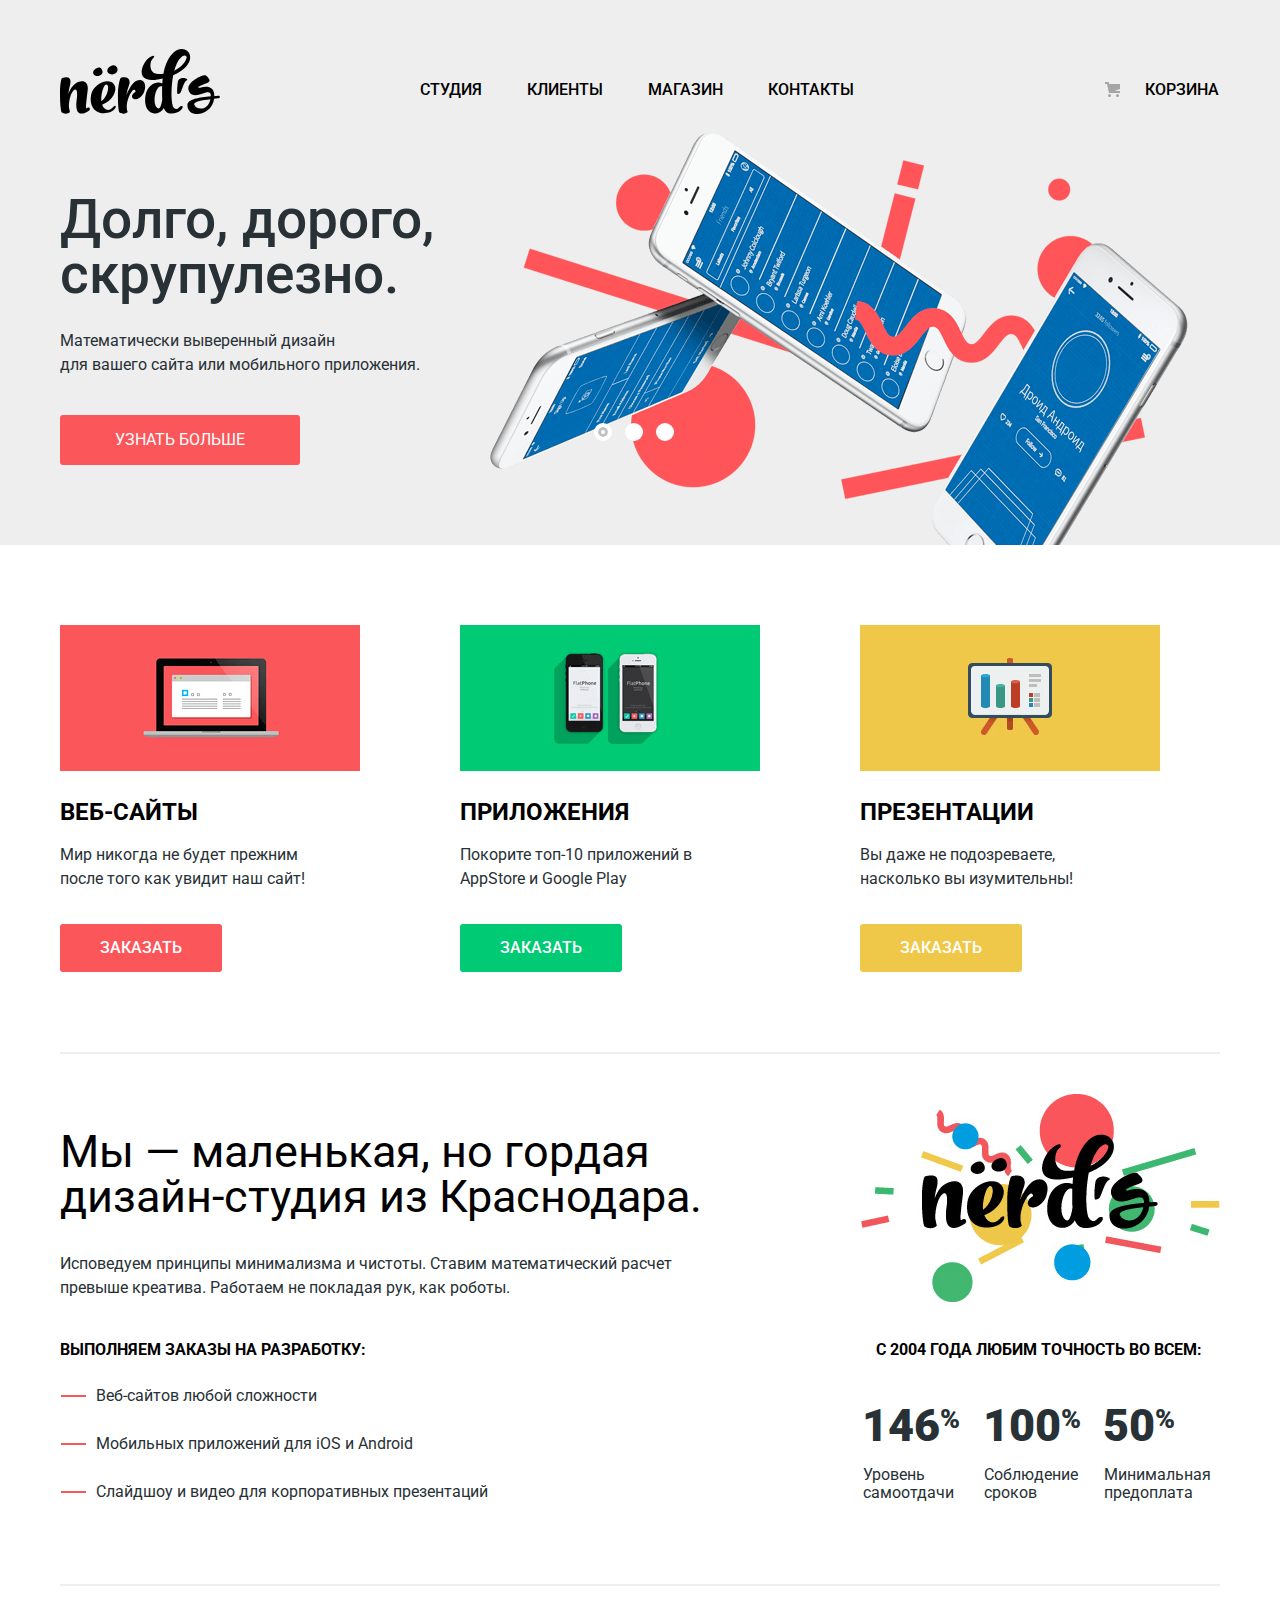
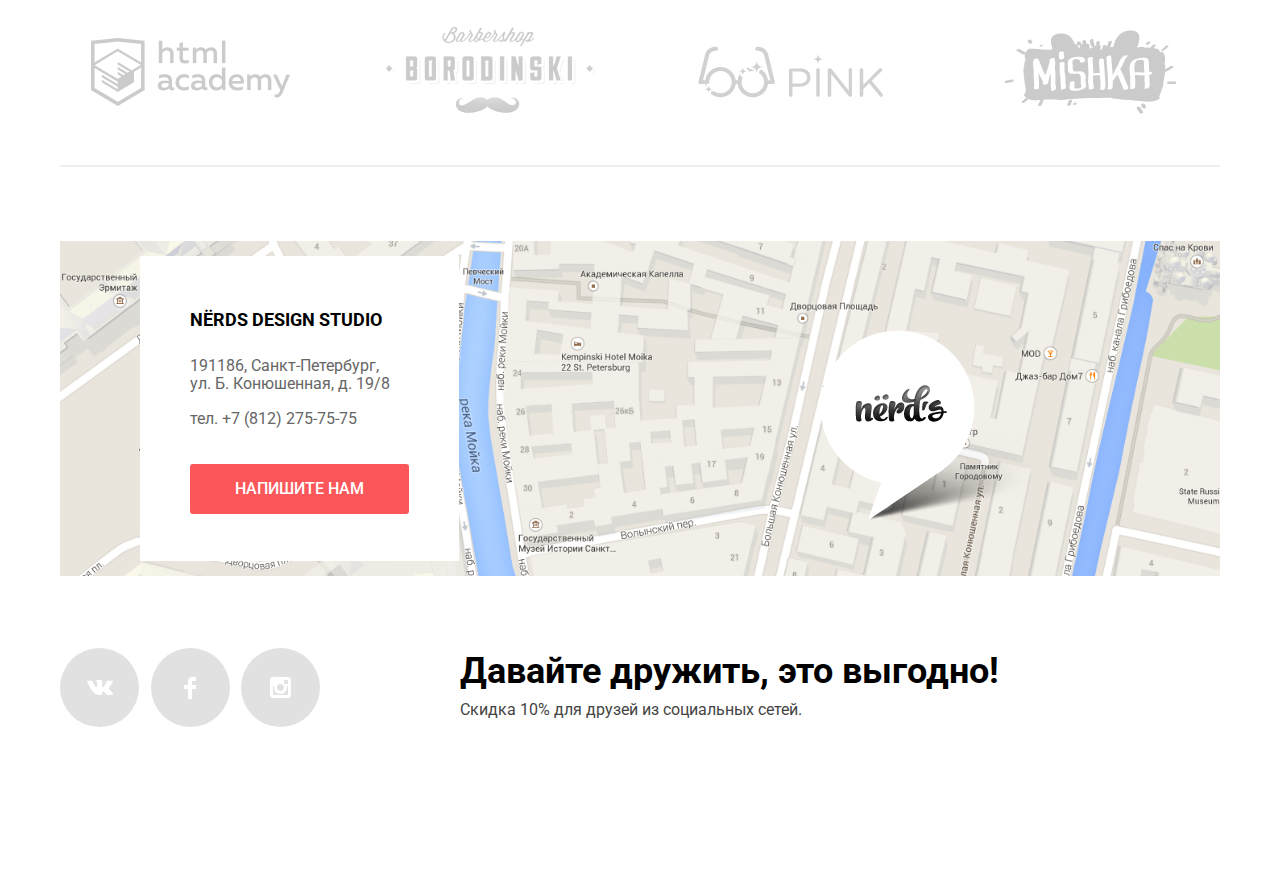
<file: index.html>
<!DOCTYPE html>
<html lang="ru">
  <head>
  	<meta charset="utf-8">
  	<title>HTML Academy: Нёрдс</title>
  	<link href="https://fonts.googleapis.com/css?family=Roboto:400,500,700&amp;subset=cyrillic" rel="stylesheet">
    <link href="css/normalize.css" rel="stylesheet">
    <link href="css/style.css" rel="stylesheet">
  </head>
  <body>
		<header class="main-header">
			<div class="container">
				<nav class="main-navigation">
					<a class="main-header-logo">
						<img src="img/nerds-logo.svg" alt="Логотип Веб-студии Нердс" width="160" height="65">
					</a>
					<ul class="site-navigation">
						<li><a href="studio.html">Студия</a></li>
						<li><a href="customers.html">Клиенты</a></li>
						<li><a href="catalog.html">Магазин</a></li>
						<li><a href="contacts.html">Контакты</a></li>
					</ul>
					<ul class="user-navigation">
						<li class="cart"><a href="cart.html">Корзина</a></li>
					</ul>
				</nav>
			</div>
		</header>
		<main>
			<h1 class="visually-hidden">Веб-студия Нердс</h1>
			<section class="slider">
      	<div class="container">
      			<h2 class="visually-hidden">Преимущества</h2>
        		<input type="radio" id="btn-1" name="toggle" checked>
            <input type="radio" id="btn-2" name="toggle">
            <input type="radio" id="btn-3" name="toggle">
            <div class="slider-controls">
              <label for="btn-1"></label>
              <label for="btn-2"></label>
              <label for="btn-3"></label>
            </div>
            <div class="slider-inner">
        			<ul class="slider-list">
          			<li class="slider-item">
            			<h3>Долго,&nbsp;дорого, скрупулезно.</h3>
            			<p>Математически выверенный дизайн для&nbsp;вашего сайта или мобильного приложения.</p>
            			<a class="slider-item-button button" href="#">Узнать больше</a>
          			</li>
          			<li class="slider-item">
            			<h3>Любим математику как никто другой</h3>
            			<p class="max-width">Никакого креатива, только математические формулы для расчета идеальных пропорций.</p>
            			<a class="slider-item-button button" href="#">Узнать больше</a>
          			</li>
          			<li class="slider-item">
            			<h3>Только ночь, только&nbsp;хардкор</h3>
            			<p>Работать днем, как все? Мы против этого. Ближе к полуночи работа только начинается.</p>
            			<a class="slider-item-button button" href="#">Узнать больше</a>
          			</li>
        			</ul>
        		</div>
    		</div>
    	</section>
			<section class="services">
				<h2 class="visually-hidden">Наши услуги</h2>
				<div class="container">
					<ul class="services-list">
						<li class="sevices-item sevices-item-site">
							<img src="img/illustration-1.png" alt="Веб-сайты" width="300" height="146">
							<h3>Веб-сайты</h3>
							<p>Мир никогда не будет прежним
							после того как увидит наш сайт!</p>
							<a href="#">Заказать</a>
						</li>
						<li class="sevices-item services-item-application">
							<img src="img/illustration-2.png" alt="Приложения" width="300" height="146">
							<h3>Приложения</h3>
							<p>Покорите топ-10 приложений в
							AppStore и Google Play</p>
							<a href="#">Заказать</a>
						</li>
						<li class="sevices-item services-item-presentation">
							<img src="img/illustration-3.png" alt="Презентации" width="300" height="146">
							<h3>Презентации</h3>
							<p>Вы даже не подозреваете,
							насколько вы изумительны!</p>
							<a href="#">Заказать</a>
						</li>
					</ul>
				</div>
			</section>
			<section class="studio">
				<h2 class="visually-hidden">О нас</h2>
				<div class="container">
					<div class="studio-columns">
						<div class="about">
							<h3 class="visually-hidden">Что же мы умеем</h3>
							<span class="studio-title">
							Мы &mdash; маленькая, но гордая дизайн-студия из Краснодара.
							</span>
							<p>Исповедуем принципы минимализма и чистоты. Ставим математический расчет
							превыше креатива. Работаем не покладая рук, как роботы.</p>
							<span class="about-title">Выполняем заказы на разработку:</span>
							<ul>
								<li>Веб-сайтов любой сложности</li>
								<li>Мобильных приложений для iOS и Android</li>
								<li>Слайдшоу и видео для корпоративных презентаций</li>
							</ul>
						</div>
						<div class="statistics">
							<h3 class="visually-hidden">Немного статистики</h3>
							<img src="img/nerds-illustration.png" alt="Логотип веб-студии Нердс" width="360" height="208">
							<span class="statistics-title">
							С 2004 года любим точность во всем:
							</span>
							<table class="statistics-table">
								<tr>
									<th>146<sup>%</sup></th>
									<th>100<sup>%</sup></th>
									<th>50<sup>%</sup></th>
								</tr>
								<tr>
									<td>Уровень самоотдачи</td>
									<td>Соблюдение сроков</td>
									<td>Минимальная предоплата</td>
								</tr>
							</table>
						</div>
					</div>
					<div class="templates">
						<h3 class="visually-hidden">Примеры работ</h3>
						<ul class="templates-list">
							<li class="templates-item">
								<a href="https://htmlacademy.ru/intensive/htmlcss">
								<img src="img/logo-1.png" alt="Базовый интенсив" width="199" height="68">
								</a>
							</li>
							<li class="templates-item">
								<a href="#"><img src="img/logo-2.png" alt="Барбершоп Бородинский" width="209" height="90"></a>
							</li>
							<li class="templates-item">
								<a href="#"><img src="img/logo-3.png" alt="Pink" width="185" height="52">
								</a>
							</li>
							<li class="templates-item">
								<a href="#"><img src="img/logo-4.png" alt="Mishka" width="173" height="84">
								</a>
							</li>
						</ul>
					</div>
				</div>
			</section>
		</main>
     <footer class="main-footer">
			<div class="full-map">
    		<section class="contacts">
    			<h2 class="visually-hidden">Наши контакты</h2>
    			<div class="contacts-wrapper">
    				<span class="contacts-nerds">Nёrds Design Studio</span>
    				<p class="adress">191186, Санкт-Петербург,<br>
    				ул. Б. Конюшенная, д. 19/8</p>
    				<p class="phone">тел. +7 (812) 275-75-75</p>
    				<a class="modal-popape" href="#">Напишите нам</a>
    			</div>
				</section>
				<div class="map container">
					<img class="map-interactive" src="img/map.png" alt="Интерактивная карта" height="416">
					<img class="map-marker" src="img/map-marker.png" alt="местоположение" width="231" height="190">
				</div>
			</div>
			<div class="container">
				<div class="footer-social">
					<ul class="footer-social-list">
						<li><a class="social-button social-button-vk" href="#">
							<span class="visually-hidden">Вконтакте</span>
							<svg version="1.1" id="Layer_1" xmlns="http://www.w3.org/2000/svg" xmlns:xlink="http://www.w3.org/1999/xlink" x="0px" y="0px"
	 						width="26px" height="15px" viewBox="0 0 26 15" enable-background="new 0 0 26 15" xml:space="preserve">
							<path fill="#FFFFFF" d="M16.138,11.51c0.956-0.309,2.18,2.04,3.483,2.939c0.978,0.681,1.727,0.534,1.727,0.534l3.473-0.05
							c0,0,1.815-0.112,0.957-1.554c-0.071-0.12-0.503-1.069-2.585-3.022c-2.177-2.043-1.882-1.712,0.739-5.244
							c1.597-2.153,2.236-3.468,2.036-4.028c-0.192-0.539-1.365-0.399-1.365-0.399L20.69,0.713c-0.381,0.001-0.704,0.119-0.851,0.515
							c-0.003,0.004-0.621,1.666-1.445,3.079c-1.741,2.989-2.436,3.148-2.724,2.961c-0.661-0.433-0.494-1.737-0.494-2.664
							c0-2.897,0.432-4.105-0.846-4.417c-0.427-0.104-0.739-0.172-1.828-0.182c-1.392-0.021-2.574,0-3.244,0.329
							c-0.445,0.223-0.786,0.712-0.579,0.74c0.26,0.035,0.843,0.16,1.155,0.586c0.401,0.552,0.389,1.789,0.389,1.789
							s0.229,3.411-0.54,3.834c-0.528,0.29-1.25-0.302-2.803-3.016C6.087,2.879,5.488,1.345,5.488,1.345S5.372,1.06,5.162,0.904
							C4.912,0.719,4.562,0.66,4.562,0.66L0.848,0.684c0,0-0.558,0.016-0.763,0.262C-0.097,1.164,0.07,1.614,0.07,1.614
							s2.909,6.881,6.203,10.347c3.02,3.182,6.452,2.971,6.452,2.971h1.555c0,0,0.469-0.054,0.709-0.312
							c0.224-0.24,0.214-0.691,0.214-0.691S15.172,11.82,16.138,11.51z"/>
							</svg></a>
						</li>
						<li><a class="social-button social-button-fb" href="#">
							<span class="visually-hidden">Фейсбук</span>
							<svg version="1.1" id="Layer_2" xmlns="http://www.w3.org/2000/svg" xmlns:xlink="http://www.w3.org/1999/xlink" x="0px" y="0px"
	 						width="12px" height="22px" viewBox="0 0 12 22" enable-background="new 0 0 12 22" xml:space="preserve">
							<path fill="#FFFFFF" d="M12,4V0H8C5.791,0,4,1.791,4,4v4H0v4h4v10h4V12h4V8H8V4H12z"/>
							</svg></a>
						</li>
						<li><a class="social-button social-button-in" href="#">
							<span class="visually-hidden">Инстаграм</span>
							<svg version="1.1" id="Layer_3" xmlns="http://www.w3.org/2000/svg" xmlns:xlink="http://www.w3.org/1999/xlink" x="0px" y="0px"
	 						width="21px" height="21px" viewBox="0 0 21 21" enable-background="new 0 0 21 21" xml:space="preserve">
							<path fill="#FFFFFF" d="M18,0H3C1.35,0,0,1.35,0,3v15c0,1.65,1.35,3,3,3h15c1.65,0,3-1.35,3-3V3C21,1.35,19.65,0,18,0z M10.5,7
							c1.93,0,3.5,1.57,3.5,3.5S12.43,14,10.5,14S7,12.43,7,10.5S8.57,7,10.5,7z M18,18H3V9h1.181C4.067,9.482,4,9.983,4,10.5
							c0,3.59,2.91,6.5,6.5,6.5s6.5-2.91,6.5-6.5c0-0.517-0.066-1.018-0.181-1.5H18V18z M18,7h-4V3h4V7z"/>
							</svg></a>
						</li>
					</ul>
					<div class="footer-social-wrapper">
						<span class="footer-social-friendship">Давайте дружить, это выгодно!</span>
						<p class="footer-social-sale">Скидка 10% для друзей из социальных сетей.</p>
					</div>
				</div>
			</div>
    </footer>
		<section class="feedback">
			<h2 class="visually-hidden">Как с нами связаться</h2>
			<div class="feedback-container">
				<form action="https://echo.htmlacademy.ru" method="post">
					<span class="feedback-title">Напишите нам</span>
					<div class="feedback-wrapper">
						<p class="half-width">
							<label for="name-field">Ваше имя</label>
							<input type="text" name="name" id="name-field" placeholder="Представьтесь, пожалуйста">
						</p>
						<p class="half-width">
							<label for="mail-field">Ваш e-mail</label>
							<input type="email" name="mail" id="mail-field" placeholder="Для отправки ответа">
						</p>
						<p class="full-width">
							<label for="comment-field">Текст письма</label>
							<textarea name="comment" id="comment-field" rows="5" placeholder="В свободной форме">
							</textarea>
						</p>
					</div>
					<input type="submit" value="Отправить">
					<button class="feedback-close modal-close" type="button">Закрыть</button>
				</form>
			</div>
		</section>
		<script src="js/main.js">
		</script>
  </body>
</html>
</file>
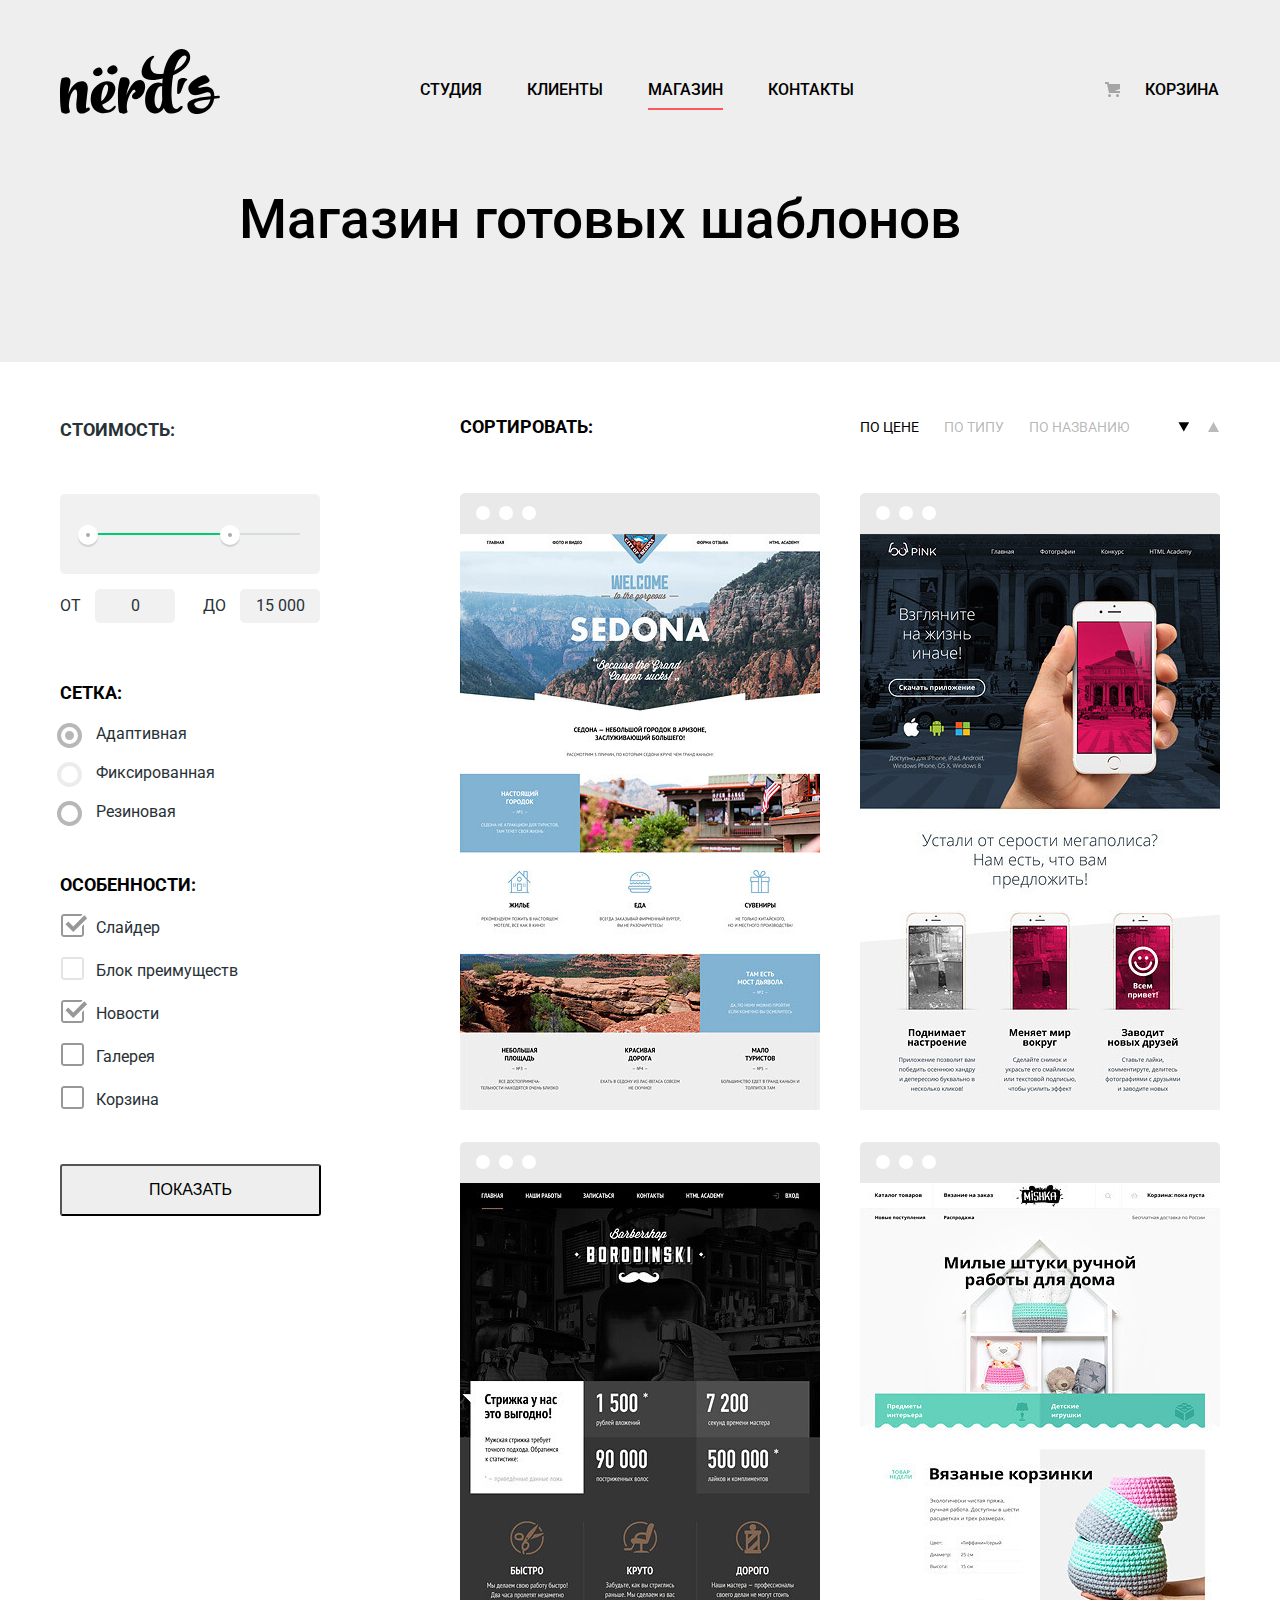
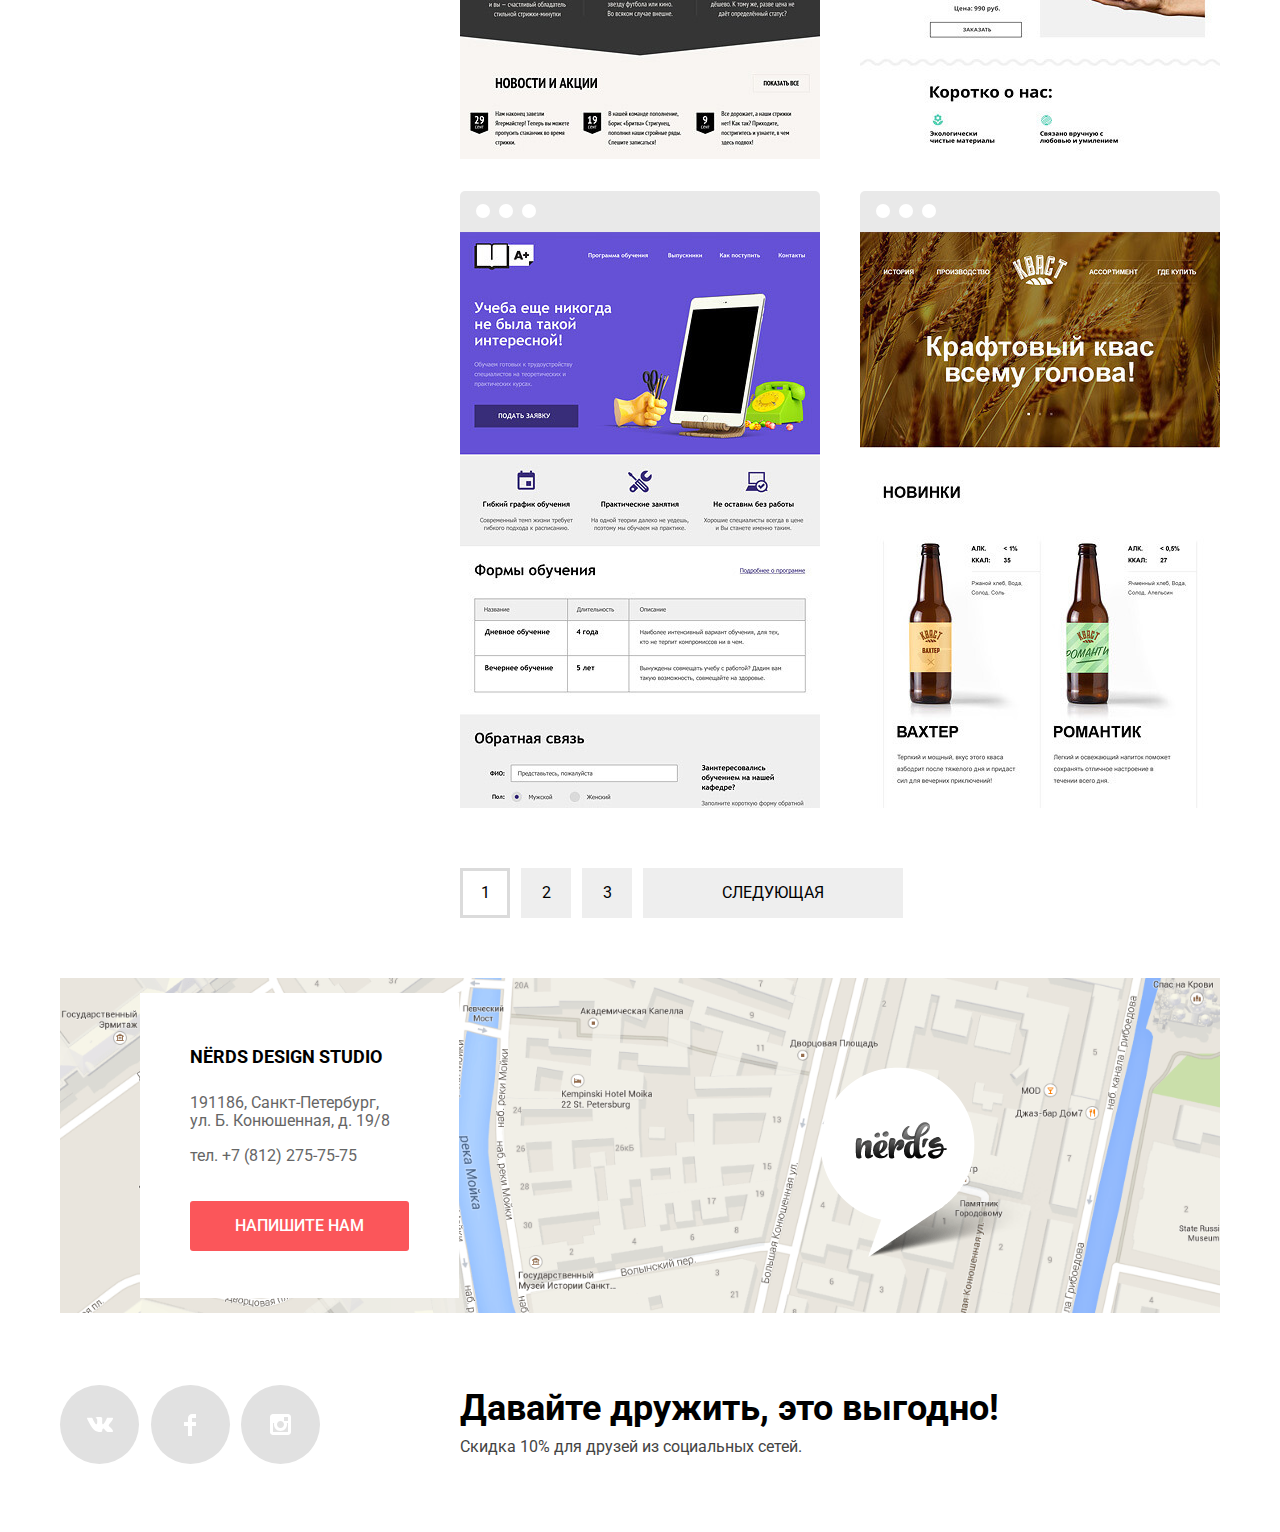
<file: catalog.html>
<!DOCTYPE html>
<html lang="ru">
  <head>
    <meta charset="utf-8">
    <title>HTML Academy: Нёрдс</title>
    <link href="https://fonts.googleapis.com/css?family=Roboto:400,500,700&amp;subset=cyrillic" rel="stylesheet">
    <link href="css/normalize.css" rel="stylesheet">
    <link href="css/style.css" rel="stylesheet"> 
  </head>
  <body>
		<header class="main-header catalog-header">
			<div class="container">
				<nav class="main-navigation">
					<a class="main-header-logo" href="index.html">
						<img src="img/nerds-logo.svg" alt="Логотип Веб-студии Нердс" width="160" height="65"> 
					</a>
					<ul class="site-navigation">
						<li><a href="studio.html">Студия</a></li>
						<li><a href="customers.html">Клиенты</a></li>
						<li ><a class="active">Магазин</a></li>
						<li><a href="contacts.html">Контакты</a></li>
					</ul>
					<ul class="user-navigation">
						<li class="cart"><a href="cart.html">Корзина</a></li>
					</ul>
				</nav>
			</div>
			<h1 class="page-title container">Магазин готовых шаблонов</h1>
		</header>
		<main>
			<div class="container">
				<div class="catalog-wrapper">
					<section class="filters">
						<h2 class="visually-hidden">Фильтры</h2>
						<div class="filters-wrapper">
							<form class="filters" action="https://echo.htmlacademy.ru" method="get">
								<fieldset class="filter-item">
									<legend>Стоимость:</legend>
									<div class="range-filter">
            					<div class="range-controls">
										 		<div class="scale">
              						<div class="bar"></div>
            						</div>
            						<div class="toggle toggle-min"></div>
            						<div class="toggle toggle-max"></div>
          						</div>
          						<div class="price-controls">
          							<label class="min-price">от <input name="min-price" type="text" value="0"></label>
            						<label class="max-price">до <input name="max-price" type="text" value="15 000"></label>
         							</div>
       						</div>
     						</fieldset>
								<div class="filters-group filters-group-layout">
									<span class="filters-item">Сетка:</span>
									<p class="group-layout">	
										<input id="adaptive" type="radio" name="layout" value="adaptive" checked>
										<label for="adaptive"><span class="radio-indicator"></span>Адаптивная</label>
									</p>
									<p class="group-layout">	
										<input id="fixed" type="radio" name="layout" value="fixed" disabled>
										<label for="fixed"><span class="radio-indicator"></span>Фиксированная</label>
									</p>
									<p class="group-layout">	
										<input id="rubber" type="radio" name="layout" value="rubber">
										<label for="rubber"><span class="radio-indicator"></span>Резиновая</label>
									</p>
								</div>
								<div class="filters-group filters-group-especial">
									<span class="filters-item">Особенности:</span>
									<p class="group-especial">	
										<input type="checkbox" name="features" id="slider" checked>
										<label for="slider"><span class="checkbox-indicator"></span>Слайдер</label>
									</p>
									<p class="group-especial">	
										<input type="checkbox" name="features" id="advantages" disabled> 
										<label for="advantages"><span class="checkbox-indicator"></span>Блок преимуществ</label>
									</p>
									<p class="group-especial">	
										<input type="checkbox" name="features" id="news" checked>
										<label for="news"><span class="checkbox-indicator"></span>Новости</label>
									</p>
									<p class="group-especial">	
										<input type="checkbox" name="features" id="gallery">
										<label for="gallery"><span class="checkbox-indicator"></span>Галерея</label>
									</p>
									<p class="group-especial">	
										<input type="checkbox" name="features" id="kart"> 
										<label for="kart"><span class="checkbox-indicator"></span>Корзина</label>
									</p>
								</div>
								<button class="filter-button" type="submit">Показать</button>
							</form>
						</div>
					</section>
					<section class="templates-catalog">
						<h2 class="visually-hidden">Наши работы</h2>
						<div class="templates-filter">
							<span class="templates-filter-title">Сортировать:</span>
							<div class="temlates-filter-wrapper">
								<ul class="templates-filter-list">
									<li class="templates-filter-item active">
										<a href="#">по цене</a>
									</li>
									<li class="templates-filter-item">
										<a href="#">по типу</a>
									</li>
									<li class="templates-filter-item">
										<a href="#">по названию</a>
									</li>
								</ul>
								<ul class="templates-filter-buttons">
									<li><a class="down active" href="#">по убыванию</a></li>
									<li><a class="up" href="#">по возрастанию</a></li>
								</ul>
							</div>
						</div>
						<div class="templates-list-catalog">
							<article class="templates-item-catalog">
								<a href="#">
									<img src="img/img-sedona.jpg" alt="Седона" width="360" height="576">
									<div class="templates-description">
										<h3>Sedona</h3>
										<p>Информационный сайт для туристов</p>
										<span class="button-price">9 900 руб.</span>
									</div>
								</a>
							</article>
							<article class="templates-item-catalog">
								<a href="#">
									<img src="img/img-pink.jpg" alt="Пинк" width="360" height="576">
									<div class="templates-description">
										<h3>Pink App</h3>
										<p>Продуктовый лендинг приложения для OS и Android</p>
										<span class="button-price">9 900 руб.</span>
									</div>
								</a>
							</article>
							<article class="templates-item-catalog">
								<a href="#">
									<img src="img/img-barbershop.jpg" alt="Барбершоп" width="360" height="576">
									<div class="templates-description">
										<h3>Barbershop</h3>
										<p>Сайт салоны красоты. Для мужчин, да.</p>
										<span class="button-price">9 900 руб.</span>
									</div>
								</a>
							</article>
							<article class="templates-item-catalog">
								<a href="#">
									<img src="img/img-mishka.jpg" alt="Мишка" width="360" height="576">
									<div class="templates-description">
										<h3>Mishka</h3>
										<p>Интернет-магазин вязанных игрушек</p>
										<span class="button-price">9 900 руб.</span>
									</div>
								</a>
							</article>
							<article class="templates-item-catalog">
								<a href="#">
									<img src="img/img-aplus.jpg" alt="A Plus" width="360" height="576">
									<div class="templates-description">
										<h3>A Plus</h3>
										<p>Лендинг курсов повышения квалификации</p>
										<span class="button-price">9 900 руб.</span>
									</div>
								</a>
							</article>
							<article class="templates-item-catalog">
								<a href="#">
									<img src="img/img-kvast.jpg" alt="Кваст" width="360" height="576">
									<div class="templates-description">
										<h3>Кваст</h3>
										<p>Промо-сайт производителя крафтового кваса</p>
										<span class="button-price">9 900 руб.</span>
									</div>
								</a>
							</article>
						</div>
						<ul class="pagination-list">
							<li class="pagination-item active"><a href="#" >1</a></li>
							<li class="pagination-item"><a href="#">2</a></li>
							<li class="pagination-item"><a href="#">3</a></li>
							<li class="pagination-item next"><a href="#">Следующая</a></li>
						</ul>
					</section>
				</div>	
			</div>	
		</main>
		<footer class="main-footer">
			<div class="full-map">
    		<section class="contacts">
    			<h2 class="visually-hidden">Наши контакты</h2>
    			<div class="contacts-wrapper">
    				<span class="contacts-nerds">Nёrds Design Studio</span>
    				<p class="adress">191186, Санкт-Петербург,<br>
    				ул. Б. Конюшенная, д. 19/8</p>
    				<p class="phone">тел. +7 (812) 275-75-75</p>
    				<a class="modal-popape" href="#">Напишите нам</a>
    			</div>
				</section>
				<div class="map container">
					<img class="map-interactive" src="img/map.png" alt="Интерактивная карта" height="416">
					<img class="map-marker" src="img/map-marker.png" alt="местоположение" width="231" height="190">
				</div>
			</div>
			<div class="container">
				<div class="footer-social">
					<ul class="footer-social-list">
						<li><a class="social-button social-button-vk" href="#">
							<span class="visually-hidden">Вконтакте</span>
							<svg version="1.1" id="Layer_1" xmlns="http://www.w3.org/2000/svg" xmlns:xlink="http://www.w3.org/1999/xlink" x="0px" y="0px"
	 						width="26px" height="15px" viewBox="0 0 26 15" enable-background="new 0 0 26 15" xml:space="preserve">
							<path fill="#FFFFFF" d="M16.138,11.51c0.956-0.309,2.18,2.04,3.483,2.939c0.978,0.681,1.727,0.534,1.727,0.534l3.473-0.05
							c0,0,1.815-0.112,0.957-1.554c-0.071-0.12-0.503-1.069-2.585-3.022c-2.177-2.043-1.882-1.712,0.739-5.244
							c1.597-2.153,2.236-3.468,2.036-4.028c-0.192-0.539-1.365-0.399-1.365-0.399L20.69,0.713c-0.381,0.001-0.704,0.119-0.851,0.515
							c-0.003,0.004-0.621,1.666-1.445,3.079c-1.741,2.989-2.436,3.148-2.724,2.961c-0.661-0.433-0.494-1.737-0.494-2.664
							c0-2.897,0.432-4.105-0.846-4.417c-0.427-0.104-0.739-0.172-1.828-0.182c-1.392-0.021-2.574,0-3.244,0.329
							c-0.445,0.223-0.786,0.712-0.579,0.74c0.26,0.035,0.843,0.16,1.155,0.586c0.401,0.552,0.389,1.789,0.389,1.789
							s0.229,3.411-0.54,3.834c-0.528,0.29-1.25-0.302-2.803-3.016C6.087,2.879,5.488,1.345,5.488,1.345S5.372,1.06,5.162,0.904
							C4.912,0.719,4.562,0.66,4.562,0.66L0.848,0.684c0,0-0.558,0.016-0.763,0.262C-0.097,1.164,0.07,1.614,0.07,1.614
							s2.909,6.881,6.203,10.347c3.02,3.182,6.452,2.971,6.452,2.971h1.555c0,0,0.469-0.054,0.709-0.312
							c0.224-0.24,0.214-0.691,0.214-0.691S15.172,11.82,16.138,11.51z"/>
							</svg></a>
						</li>
						<li><a class="social-button social-button-fb" href="#">
							<span class="visually-hidden">Фейсбук</span>
							<svg version="1.1" id="Layer_2" xmlns="http://www.w3.org/2000/svg" xmlns:xlink="http://www.w3.org/1999/xlink" x="0px" y="0px"
	 						width="12px" height="22px" viewBox="0 0 12 22" enable-background="new 0 0 12 22" xml:space="preserve">
							<path fill="#FFFFFF" d="M12,4V0H8C5.791,0,4,1.791,4,4v4H0v4h4v10h4V12h4V8H8V4H12z"/>
							</svg></a>
						</li>
						<li><a class="social-button social-button-in" href="#">
							<span class="visually-hidden">Инстаграм</span>
							<svg version="1.1" id="Layer_3" xmlns="http://www.w3.org/2000/svg" xmlns:xlink="http://www.w3.org/1999/xlink" x="0px" y="0px"
	 						width="21px" height="21px" viewBox="0 0 21 21" enable-background="new 0 0 21 21" xml:space="preserve">
							<path fill="#FFFFFF" d="M18,0H3C1.35,0,0,1.35,0,3v15c0,1.65,1.35,3,3,3h15c1.65,0,3-1.35,3-3V3C21,1.35,19.65,0,18,0z M10.5,7
							c1.93,0,3.5,1.57,3.5,3.5S12.43,14,10.5,14S7,12.43,7,10.5S8.57,7,10.5,7z M18,18H3V9h1.181C4.067,9.482,4,9.983,4,10.5
							c0,3.59,2.91,6.5,6.5,6.5s6.5-2.91,6.5-6.5c0-0.517-0.066-1.018-0.181-1.5H18V18z M18,7h-4V3h4V7z"/>
							</svg></a>
						</li>
					</ul>
					<div class="footer-social-wrapper">
						<span class="footer-social-friendship">Давайте дружить, это выгодно!</span>
						<p class="footer-social-sale">Скидка 10% для друзей из социальных сетей.</p>
					</div>
				</div>
			</div>
    </footer>
    <section class="feedback">
			<h2 class="visually-hidden">Как с нами связаться</h2>
			<div class="feedback-container">
				<form action="https://echo.htmlacademy.ru" method="post">
					<span class="feedback-title">Напишите нам</span>
					<div class="feedback-wrapper">
						<p class="half-width">
							<label for="name-field">Ваше имя</label>
							<input type="text" name="name" id="name-field" placeholder="Представьтесь, пожалуйста">
						</p>
						<p class="half-width">
							<label for="mail-field">Ваш e-mail</label>
							<input type="email" name="mail" id="mail-field" placeholder="Для отправки ответа">
						</p>
						<p class="full-width">
							<label for="comment-field">Текст письма</label>
							<textarea name="comment" id="comment-field" rows="5" placeholder="В свободной форме">
							</textarea>
						</p>
					</div>
					<input type="submit" value="Отправить">
					<button class="feedback-close" type="button">Закрыть</button>
				</form>
			</div>
		</section>
    <script src="js/main.js">
		</script>
	</body>
</html>
</file>
<file: css/style.css>
body {
  position: relative;
  margin: 0;
  padding: 0;
  font-family: "Roboto", Arial, sans-serif;
  font-size: 16px;
  line-height: 24px;
  font-weight: 400;
  color: #283136;
  background-color: #ffffff;
}
img {
  /*width: 100%;*/
  height: auto;
}
.visually-hidden:not(:focus):not(:active),
input [type="checkbox"].visually-hidden,
input [type="radio"].visually-hidden {
  position: absolute;
 	width: 1px;
  height: 1px;
  margin: -1px;
  border: 0;
  padding: 0;
  white-space: nowrap;
  clip-path: inset(100%);
  clip: rect(0 0 0 0);
  overflow: hidden;
}
a {
  text-decoration: none;
}
/* Селекторы для Хедера */
.main-header {
  margin: 0;
  font-size: 16px;
  line-height: 30px;
  font-weight: 500;
  color: #000000;
  background-color: #eeeeee;
}
.main-header .container {
  background-color: #eeeeee;
}
.site-navigation,
.user-navigation {
  list-style: none;
  text-transform: uppercase;
}
.site-navigation a,
.user-navigation a {
  color: #000000;
}
.site-navigation a:hover,
.user-navigation a:hover {
  color: #fb565a;
}
.site-navigation a:active,
.user-navigation a:active {
  color: #000000;
  opacity: 0.3;
}
.site-navigation a.active,
.user-navigation a.active {
  color: #000000;
  border-bottom: 2px solid #fb565a;
  padding-bottom: 9px;
}
.site-navigation a:active.active,
.user-navigation a:active.active {
  border: none;
}
.page-title {
  font-size: 55px;
  line-height: 55px;
  font-weight: 500;
}
/* Раздел features */
.features {
  background-color: #eeeeee;
}
.feature-title {
  font-size: 55px;
  line-height: 55px;
  font-weight: 500;
  color: #000000;
}
.feature-info a {
  line-height: 18px;
  color: #ffffff;
  background-color: #fb565a;
  text-transform: uppercase;
}
.feature-info a:hover {
  background-color: #e74246;
}
.feature-info a:active {
  background-color: #d7373b;
  color: rgba(255, 255, 255, 0.3);
}
.features-slider-list {
  list-style: none;
}
/* Раздел services */
.services-list {
  list-style: none;
  margin: 0;
  padding: 0;
  padding-bottom: 80px;
  border-bottom: 2px solid #eeeeee;
}
.sevices-item h3 {
  font-size: 24px;
  line-height: 30px;
  font-weight: 700;
  color: #000000;
  text-transform: uppercase;
}
.sevices-item a {
  line-height: 18px;
  font-weight: 500;
  color: #ffffff;
  text-transform: uppercase;
}
.sevices-item-site a {
  background-color: #fb565a;
}
.sevices-item-site a:hover {
  background-color: #e74246;
}
.sevices-item-site a:active {
  background-color: #d7373b;
  color: rgba(255, 255, 255, 0.3);
}
.services-item-application a {
  background-color: #00ca74;
}
.services-item-application a:hover {
  background-color: #00bc6c;
}
.services-item-application a:active {
  background-color: #00aa62;
  color: rgba(255, 255, 255, 0.3);
}
.services-item-presentation a {
  background-color: #efc84a;
}
.services-item-presentation a:hover {
  background-color: #eab534;
}
.services-item-presentation a:active {
  background-color: #e5a722;
  color: rgba(255, 255, 255, 0.3);
}
.studio-title {
  font-size: 45px;
  line-height: 45px;
  font-weight: 500px;
  color: #000000;
}
.about-title,
.statistics-title {
  font-weight: 700;
  color: #000000;
  text-transform: uppercase;
}
.about ul {
  list-style: none;
}
.statistics-table {
  text-align: left;
  margin: 0;
  padding: 0;
}
.statistics-table th {
  font-size: 45px;
  line-height: 45px;
  font-weight: 900;
  margin: 0;
  padding: 0;
  padding-bottom: 15px;
  padding-right: 18px;
}
.statistics-table td {
  line-height: 18px;
}
.statistics-table sup {
  font-size: 60%;
}
.templates-list {
  list-style: none;
}
.templates-item a {
  opacity: 0.2;
}
.templates-item a:hover {
  opacity: 1;
}
.templates-item a:active {
  opacity: 0.1;
}
.feedback {
  position: absolute;
  z-index: 9999;
  bottom: 180px;
  left: 240px;
  color: #000000;
  width: 960px;
  padding-top: 65px;
  padding-right: 100px;
  padding-left: 100px;
  padding-bottom: 84px;
  background-color: #fff;
  box-shadow: 0px 20px 40px 0px rgba(0, 1, 1, 0.75);
}
.feedback p {
  margin: 0;
}
.feedback-wrapper {
  display: flex;
  justify-content: space-between;
  flex-wrap: wrap;
}
.feedback-wrapper .half-width {
  width: 360px;
  margin: 0;
  margin-bottom: 30px;
}
.feedback-wrapper .full-width {
  width: 760px;
  margin: 0;
}
.feedback-wrapper input[type="text"],
.feedback-wrapper input[type="email"] {
  width: 360px;
  height: 50px;
  padding: 0;
  padding-left: 14px;
}
.feedback-wrapper textarea {
  width: 760px;
  min-height: 118px;
}
.feedback input[type="submit"] {
  display: inline-block;
  padding: 15px 82px;
  border: none;
  border-radius: 3px;
  margin-top: 47px;
}
.half-width label {
  display: block;
  margin: 0;
  margin-bottom: 11px;
}
.full-width label {
  display: block;
  margin: 0;
  margin-bottom: 11px;
}
.feedback-title {
  font-size: 45px;
  line-height: 45px;
  font-weight: 500;
  display: block;
  margin: 0;
  margin-bottom: 41px;
}
.feedback label {
  line-height: 18px;
  font-weight: 700;
}
.feedback input,
.feedback textarea {
  line-height: 18px;
  color: #444444;
  border: 2px solid #d7dcde;
}
.feedback input:hover,
.feedback textarea:hover {
  border-color: #b4b9bb;
}
.feedback input:focus,
.feedback textarea:focus {
  border-color: #000000;
  outline: none;
}
.feedback input:invalid {
  border: 2px solid #e74246;
  color: #e74246;
}
.feedback input[type="submit"] {
  line-height: 18px;
  color: #ffffff;
  text-transform: uppercase;
  background-color: #fa565a;
}
.feedback-close {
  position: absolute;
  top: 78px;
  right: 90px;
  width: 23px;
  height: 23px;
  font-size: 0;
  background-color: #fff;
  border: none;
  cursor: pointer;
}
.feedback-close::before,
.feedback-close::after {
  content: "";
  position: absolute;
  top: 10px;
  left: 5px;
  width: 25px;
  height: 4px;
  background-color: #fecccd;
}
.feedback-close::before {
  transform: rotate(45deg);
}
.feedback-close::after {
  transform: rotate(-45deg);
}
.contacts-nerds {
  display: block;
  margin: 0;
  margin-bottom: 22px;
  font-size: 18px;
  line-height: 30px;
  font-weight: 700;
  color: #000000;
  text-transform: uppercase;
}
.contacts p {
  line-height: 18px;
  color: #666666;
}
.contacts a {
  line-height: 18px;
  font-weight: 500;
  color: #ffffff;
  text-transform: uppercase;
  background-color: #fb565a;
}
.full-map {
  position: relative;
}
.map-interactive {
	width: 100%;
}
.contacts {
  position: absolute;
  top: 15px;
  left: 140px;
  padding-top: 49px;
  padding-left: 50px;
  padding-bottom: 47px;
  width: 319px;
  background-color: #fff;
}
.adress {
  margin: 0;
  margin-bottom: 17px;
}
.phone {
  margin: 0;
}
.map-marker {
  position: absolute;
  top: 89px;
  left: 820px;
}
.social-button {
  display: flex;
  align-items: center;
  justify-content: center;
  width: 79px;
  height: 79px;
  background-color: #e1e1e1;
  border-radius: 50%;
}
.social-button:hover {
  background-color: #e74246;
}
.social-button:active {
  background-color: #d7373b;
}
.social-button:active path {
  opacity: 0.3;
}
.footer-social-friendship {
  font-size: 36px;
  line-height: 36px;
  font-weight: 700;
  color: #000000;
}
.footer-social-sale {
  margin: 0;
  margin-top: 9px;
  line-height: 22px;
  color: #444444;
}
/* Каталог */
.filter-item {
  margin: 0;
  padding: 0;
  margin-bottom: 55px;
  margin-top: 53px;
  border: none;
}
.filter-item legend {
  font-size: 18px;
  line-height: 30px;
  text-transform: uppercase;
  font-weight: 700;
}
.range-filter {
  width: 260px;
  margin-top: 49px;
}
.range-controls {
  position: relative;
  height: 80px;
  margin-bottom: 15px;
  padding-top: 39px;
  padding-right: 20px;
  padding-left: 20px;
  background-color: #f1f1f1;
  border-radius: 5px;
}
.range-controls .scale {
  height: 2px;
  background: #d7dcde;
}
.range-controls .bar {
  width: 70%;
  height: 2px;
  background: #00ca74;
}
.range-controls .toggle {
  position: absolute;
  top: 31px;
  left: 0;
  width: 20px;
  height: 20px;
  padding: 0;
  border: 8px solid #ffffff;
  background-color: #ababab;
  box-shadow: 0 2px 1px 0 #cfcfcf;
  border-radius: 50%;
  cursor: pointer;
}
.range-controls .toggle-min {
  left: 18px;
}
.range-controls .toggle-max {
  left: 160px;
}
.price-controls {
  font-size: 0;
}
.price-controls label {
  display: inline-block;
  width: 50%;
  font-size: 16px;
  text-transform: uppercase;
}
.price-controls input {
  width: 80px;
  padding: 8px 10px;
  margin-left: 10px;
  font-family: Roboto, Arial, sans-serif;
  font-size: 16px;
  text-align: center;
  color: #283136;
  border: none;
  border-radius: 5px;
  background: #f1f1f1;
}
.max-price {
  text-align: right;
}
.filters-item {
  font-size: 18px;
  line-height: 30px;
  font-weight: 700;
  color: #000000;
  text-transform: uppercase;
}
.filters-group label {
  line-height: 20px;
  color: #283136;
  cursor: pointer;
}
.filters button {
  line-height: 18px;
  font-weight: 500;
  color: #000000;
  text-transform: uppercase;
  background-color: #eeeeee;
}
.filters button:hover {
  background-color: #dfdfdf;
}
.filters button:active {
  background-color: #d5d5d5;
  outline: none;
  color: rgba(0, 0, 0, 0.3);
}
.templates-filter-title {
  font-size: 18px;
  line-height: 18px;
  font-weight: 700;
  color: #000000;
  text-transform: uppercase;
}
.templates-filter-list,
.templates-filter-buttons {
  list-style: none;
}
.templates-filter-item a {
  font-size: 14px;
  line-height: 18px;
  color: rgba(0, 0, 0, 0.3);
  text-transform: uppercase;
}
.templates-filter-item a:hover {
  color: rgba(0, 0, 0, 0.6);
}
.templates-filter-item a:active {
  color: #000000;
}
.templates-filter-item.active a {
  color: #000000;
}
.templates-filter-buttons a {
  opacity: 0.3;
}
.templates-filter-buttons a.active {
  opacity: 1;
}
.templates-filter-buttons a:hover {
  opacity: 1;
}
.templates-item h3 {
  font-size: 18px;
  line-height: 30px;
  font-weight: 700;
  color: #000000;
  text-transform: uppercase;
}
.templates-item p {
  line-height: 18px;
  color: #666666;
}
.templates-item .button-price {
  line-height: 18px;
  font-weight: 500;
  color: #ffffff;
  text-transform: uppercase;
  background-color: #fb565a;
}
.templates-item .button-price:hover {
  background-color: #e74246;
}
.templates-item .button-price:active {
  background-color: #d7373b;
}
/* СЕТКА для INDEX.HTML*/
/* Общие стили*/
html,
body {
  min-height: 2476px;
}
* {
  box-sizing: border-box;
}
.container {
  width: 1200px;
  margin: 0 auto;
  padding: 0 20px;
  box-sizing: border-box;
}
/* Общие стили*/
/*ХЕДЕР*/
.main-header {
  width: 100%;
}
.main-navigation {
  width: 1160px;
  min-height: 114px;
  display: flex;
}
.main-header-logo {
  width: 160px;
  height: 65px;
  margin: 0;
  padding: 0;
  margin-right: 200px;
  margin-top: 49px;
}
.site-navigation {
  width: 600px;
  margin: 0;
  padding: 0;
  list-style: none;
  margin-right: 40px;
  margin-top: 75px;
  display: flex;
  flex-wrap: wrap;
}
.site-navigation a {
  margin-right: 45px;
}
.user-navigation {
  display: flex;
  flex-wrap: wrap;
  max-width: 160px;
  margin: 0;
  padding: 0;
  list-style: none;
  margin-top: 75px;
}
.user-navigation .cart {
  position: relative;
  padding-left: 85px;
}
.cart::before {
  content: "";
  position: absolute;
  left: 45px;
  top: 7px;
  width: 16px;
  height: 16px;
  background-image: url("../img/cart-icon.svg");
  background-repeat: no-repeat;
  background-position: 0 0;
  opacity: 0.3;
}
/*ХЕДЕР*/
/*FEATURES*/
main h1 {
  margin: 0;
  padding: 0;
}
.features h2 {
  margin: 0;
  padding: 0;
}
.features {
  width: 100%;
  margin-bottom: 80px;
}
.feature {
  display: flex;
  width: 1160px;
}
.feature-info {
  padding-top: 60px;
}
.feature-title {
  display: block;
  margin: 0;
  padding: 0;
  margin-bottom: 25px;
}
.feature-info p {
  margin: 0;
  padding: 0;
}
.feature-info a {
  display: inline-block;
  padding: 16px 54px;
  margin-top: 40px;
  border-radius: 3px;
}
/*FEATURES*/
/*SERVICES */
.services {
  width: 100%;
}
.services h2 {
  margin: 0;
}
.services-list {
  display: flex;
  justify-content: space-between;
  width: 1160px;
  list-style: none;
  padding-right: 60px;
}
.sevices-item {
  width: 300px;
}
.sevices-item img {
  margin-bottom: 19px;
}
.sevices-item h3 {
  display: block;
  margin: 0;
  padding: 0;
  margin-bottom: 16px;
}
.sevices-item p {
  margin: 0;
  padding: 0;
  width: 260px;
}
.sevices-item a {
  display: inline-block;
  padding: 15px 40px;
  margin-top: 33px;
  vertical-align: center;
  border-radius: 3px;
}
/*SERVICES */
/*STUDIO*/
.studio {
  width: 100%;
}
.studio h2 {
  margin: 0;
  padding: 0;
}
/*STUDIO-COLUMNS  (ABOUT)*/
.studio-columns {
  display: flex;
  justify-content: space-between;
  width: 1160px;
  margin-bottom: 56px;
}
.about h3 {
  margin: 0;
  padding: 0;
}
.about ul {
  margin: 0;
  padding: 0;
}
.about {
  width: 660px;
}
.studio-title {
  display: block;
  margin: 0;
  padding: 0;
  margin-top: 75px;
  margin-bottom: 33px;
}
.about p {
  margin: 0;
  padding: 0;
  margin-bottom: 38px;
}
.about-title {
  display: block;
  margin: 0;
  margin-bottom: 22px;
}
.about li {
  position: relative;
  margin-bottom: 24px;
  padding-left: 36px;
}
.about li::before {
  content: "";
  position: absolute;
  width: 25px;
  height: 2px;
  background-color: #fb565a;
  top: 50%;
  left: 1px;
  transform: translateY(-50%);
}
/*STUDIO-COLUMNS  (STATISTICS)*/
.statistics {
  width: 360px;
  margin-top: 40px;
}
.statistics h3 {
  margin: 0;
  padding: 0;
}
.statistics img {
  display: block;
  margin-bottom: 36px;
}
.statistics-title {
  display: block;
  margin: 0;
  padding-left: 16px;
  margin-bottom: 39px;
}
/*STUDIO-COLUMNS*/
/*TEMPLATES*/
.templates {
  margin-bottom: 74px;
}
.templates h3 {
  margin: 0;
  padding: 0;
}
.templates-list {
  width: 1160px;
  height: 183px;
  margin: 0;
  padding: 0;
  list-style: none;
  display: flex;
  justify-content: space-between;
  align-items: center;
  border-top: 2px solid #eeeeee;
  border-bottom: 2px solid #eeeeee;
}
.templates-item {
  width: 260px;
  text-align: center;
}
/*TEMPLATES*/
/*FEEDBACK*/
.feedback h2 {
  margin: 0;
  padding: 0;
}
.feedback form {
  margin: 0;
  padding: 0;
}
/*FEEDBACK*/
/*FOOTER*/
.footer-social {
  display: flex;
  justify-content: space-between;
  width: 1160px;
  padding-top: 65px;
}
.footer-social-list {
  display: flex;
  justify-content: space-between;
  width: 260px;
  margin: 0;
  padding: 0;
  margin-bottom: 68px;
  list-style: none;
}
.footer-social-wrapper {
  width: 760px;
  margin-top: 5px;
}
/*FOOTER*/
/* СЕТКА для CATALOG.HTML*/
/* ХЕДЕР */
.page-title {
  margin: 0;
  padding: 0;
  padding-top: 78px;
  padding-bottom: 115px;
  text-align: center;
}
/* ХЕДЕР */
/* CATALOG-WRAPPER*/
.catalog-wrapper {
  display: flex;
  justify-content: space-between;
  width: 1160px;
}
.filters {
  width: 260px;
}
.templates-catalog {
  width: 760px;
}
.filters h2 {
  margin: 0;
  padding: 0;
}
/* CATALOG-WRAPPER*/
/* CATALOG-WRAPPER  (FILTERS)*/
form.filters {
  margin: 0;
  padding: 0;
}
.filter-group-price {
  margin-bottom: 54px;
}
.filter-group-price .filters-item {
  display: block;
  margin: 0;
  padding: 0;
  margin-top: 53px;
  margin-bottom: 48px;
}
.filter-group-price .range {
  display: block;
  width: 260px;
  height: 80px;
  margin-bottom: 10px;
  background-color: #eeeeee;
  border-radius: 3px;
}
.filter-group-price p {
  line-height: 22px;
}
.range-price {
  width: 80px;
  height: 38px;
  text-align: center;
  border: none;
  border-radius: 3px;
  background-color: #eee;
}
.filters-group-layout {
  margin-bottom: 46px;
}
.filters-group-layout .filters-item {
  display: block;
  margin: 0;
  padding: 0;
  margin-bottom: 14px;
}
.filters-group-layout p {
  margin: 0;
  padding: 0;
  margin-bottom: 15px;
}
.filters-group-especial .filters-item {
  display: block;
  margin: 0;
  padding: 0;
  margin-bottom: 14px;
}
.filters-group-especial p {
  margin: 0;
  padding: 0;
  margin-bottom: 15px;
}
.filters-group-especial p:last-child {
  margin-bottom: 0;
}
.filter-button {
  margin-top: 50px;
  background-color: #eee;
  border-radius: 3px;
}
/* CATALOG-WRAPPER  (FILTERS)*/
/* CATALOG-WRAPPER  (TEMPLATES-CATALOF)*/
.templates-catalog h2 {
  margin: 0;
}
.templates-filter-list {
  margin: 0;
  padding: 0;
  list-style: none;
}
.templates-filter-buttons {
  margin: 0;
  padding: 0;
  list-style: none;
  position: relative;
}
.templates-filter-buttons a {
  font-size: 0;
}
.templates-filter-buttons .down::before {
  content: "";
  position: absolute;
  left: 38px;
  top: 25%;
  width: 12px;
  height: 12px;
  background-image: url("../img/icon-down-dir.png");
  background-repeat: no-repeat;
}
.templates-filter-buttons .up::before {
  content: "";
  position: absolute;
  left: 68px;
  top: 25%;
  width: 12px;
  height: 12px;
  background-image: url("../img/icon-up-dir.png");
  background-repeat: no-repeat;
}
.templates-filter {
  display: flex;
  justify-content: space-between;
}
.templates-filter-title {
  width: 160px;
  margin-top: 56px;
  margin-bottom: 52px;
}
.temlates-filter-wrapper {
  width: 360px;
  margin-top: 53px;
  margin-bottom: 49px;
  display: flex;
}
.templates-filter-list {
  display: flex;
  justify-content: space-between;
  flex-wrap: wrap;
  width: 300px;
  padding-right: 10px;
}
.templates-filter-buttons {
  display: flex;
  flex-wrap: wrap;
  width: 60px;
}
/*Обнуление у списков и заголовков*/
.templates-item-catalog h3 {
  margin: 0;
  padding: 0;
}
.filter-button {
  display: inline-block;
  padding: 15px 87px;
}
.templates-filter-list {
  width: 280px;
}
.templates-list-catalog {
  display: flex;
  justify-content: space-between;
  flex-wrap: wrap;
  width: 760px;
}
.templates-item-catalog {
  width: 360px;
  margin: 0;
  margin-bottom: 25px;
}
.filters-group-layout {
  margin-bottom: 46px;
  min-height: 123px;
}
.contacts a {
  display: inline-block;
  margin-top: 36px;
  padding: 16px 45px;
  border-radius: 3px;
}
/* Стилизация radio  и checkbox в фильтрах */
.filters-group p {
  color: #283136;
}
.group-layout:hover .radio-indicator {
  opacity: 1;
}
.group-layout:hover {
  color: #000000;
}
.filters-group input[type="radio"],
.filters-group input[type="checkbox"] {
  display: none;
}
.radio-indicator {
	display: inline-block;
	vertical-align: middle;
  width: 17px;
  height: 17px;
  margin-left: 1px;
  margin-right: 18px;
  background-color: #fff;
  background-size: contain;
  border-radius: 50%;
  box-shadow: 0 0 0 4px #4d4d4d;
  opacity: 0.4;
  cursor: pointer;
}
input[name="layout"]:checked ~ label .radio-indicator {
  background-color: #4d4d4d;
  border: 4px solid #fff;
  box-shadow: 0 0 0 4px #4d4d4d;
}
input[name="layout"]:disabled ~ label .radio-indicator {
  opacity: 0.1;
}
.checkbox-indicator {
  display: inline-block;
	vertical-align: middle;
  width: 28px;
  height: 28px;
  margin-left: 1px;
  margin-right: 7px;
  background-image: url("../img/checkbox-off.svg");
  background-repeat: no-repeat;
  cursor: pointer;
  opacity: 0.4;
}
.group-especial:hover .checkbox-indicator {
  opacity: 1;
}
.group-layout,
.group-especial {
  color: #283136;
}
.group-especial input:checked ~ label .checkbox-indicator {
  background-image: url("../img/checkbox-on.svg");
}
.group-especial input:disabled ~ label .checkbox-indicator {
  opacity: 0.1;
}
/* Стилизация radio  и checkbox в фильтрах */
/* Стилизация состояний логотипа на странице каталога */
a[href].main-header-logo:hover img {
  opacity: 0.8;
}
a[href].main-header-logo:active img {
  opacity: 0.3;
}
/* Стилизация состояний логотипа на странице каталога */
/* Стилизаия шаблонов */
.templates-item-catalog img {
  padding-top: 41px;
  box-sizing: content-box;
  background-color: rgba(77, 77, 77, 0.12);
  border-top-left-radius: 5px;
  border-top-right-radius: 5px;
}
.templates-item-catalog:hover img {
  background-color: #4d4d4d;
}
.templates-item-catalog:hover .templates-description {
  display: block;
}
.templates-item-catalog:hover {
  box-shadow: 0px 6px 15px 0px rgba(0, 1, 1, 0.25);
}
.templates-item-catalog::before {
  content: "";
  position: absolute;
  left: 16px;
  top: 13px;
  width: 14px;
  height: 14px;
  background-color: white;
  border-radius: 50%;
  box-shadow: 23px 0 0 0 #fff,
				46px 0 0 0 #fff;
}
.templates-item-catalog {
  position: relative;
}
.templates-description {
  display: none;
  position: absolute;
  bottom: 0px;
  width: 360px;
  background-color: #eeeeee;
  text-align: center;
  margin: 0;
  padding-left: 60px;
  padding-right: 60px;
  padding-top: 26px;
}
.templates-description h3 {
  font-size: 18px;
  line-height: 30px;
  font-weight: 700px;
  color: #000000;
  margin: 0 auto;
  margin-bottom: 15px;
  text-transform: uppercase;
}
.templates-description p {
  line-height: 18px;
  color: #666666;
  margin: 0;
}
.templates-description .button-price {
  display: inline-block;
  line-height: 18px;
  text-transform: uppercase;
  margin: 0;
  margin-top: 28px;
  margin-bottom: 43px;
  padding: 16px 58px;
  background-color: #fb565a;
  border-radius: 3px;
  color: #fff;
}
.templates-description .button-price:hover {
  background-color: #e74246;
}
.templates-description .button-price:active {
  background-color: #d7373b;
  box-shadow: 0 3px rgba(0, 0, 0, 0.1) inset;
}
/* Стилизаия шаблонов */
/* Стилизация пагинатора  */
.pagination-list {
  display: flex;
  width: 760px;
  margin: 0;
  padding: 0;
  margin-top: 28px;
  margin-bottom: 60px;
  list-style: none;
}
.pagination-item {
  width: 50px;
  margin-right: 11px;
  padding-top: 13px;
  padding-bottom: 13px;
  background-color: #eee;
  text-align: center;
}
.pagination-item.next {
  width: 260px;
}
.pagination-item.active {
  padding-top: 10px;
  padding-bottom: 10px;
  background-color: #fff;
  border: 3px solid #dbdbdb;
}
.pagination-item a {
  color: #000;
  text-transform: uppercase;
}
.pagination-item:hover {
  background-color: #dfdfdf;
}
.pagination-item:active {
  background-color: #d5d5d5;
  box-shadow: inset 3px solid #bfbfbf;
}
.feedback {
  display: none;
}
.modal-show {
  display: block;
}
/* Стилизация пагинатора  */
/* Стилизация нового слайдера */
.slider {
  position: relative;
  background-color: #eeeeee;
  margin-bottom: 80px;
}
.slider .container {
  background-color: #eeeeee;
}
.slider-controls {
  position: absolute;
  left: 50%;
  bottom: 104px;
  z-index: 100;
  width: 160px;
  height: 18px;
  text-align: center;
  font-size: 0;
  transform: translateX(-50%);
}
.slider-inner {
  overflow: hidden;
}
.slider-list {
  width: 300%;
  margin: 0;
  padding: 0;
  list-style: none;
}
.slider-item {
  float: left;
  width: 1160px;
  padding: 78px 0 80px 0;
}
.slider-item:nth-child(1) {
  background-image: url("../img/slide1.png");
  background-repeat: no-repeat;
  background-position: 93% 18px;
}
.slider-item:nth-child(2) {
  background-image: url("../img/slide2.png");
  background-repeat: no-repeat;
  background-position: 100% 0;
}
.slider-item:nth-child(3) {
  background-image: url("../img/slide3.png");
  background-repeat: no-repeat;
  background-position: 100% 20px;
}
.slider-item h3 {
  max-width: 600px;
  margin: 0;
  margin-bottom: 27px;
  font-size: 55px;
  line-height: 55px;
  font-weight: 500;
}
.slider-item p {
  max-width: 363px;
  margin: 0;
  margin-bottom: 38px;
}
.slider-item .max-width {
  max-width: 415px;
}
.button {
  display: block;
  width: 240px;
  padding: 16px 0;
  font-size: 16px;
  line-height: 18px;
  color: #ffffff;
  text-transform: uppercase;
  text-align: center;
  text-decoration: none;
  background-color: #fb565a;
  border-radius: 3px;
  border: none;
}
.button:hover,
.button:focus {
  background-color: #e74246;
}
.button:active {
  color: rgba(255, 255, 255, 0.3);
  background-color: #d7373b;
  box-shadow: 0 3px rgba(0, 0, 0, 0.1) inset;
}
.slider input[type="radio"] {
  display: none;
}
.slider-controls label {
  display: inline-block;
  width: 18px;
  height: 18px;
  margin: 0;
  margin-right: 13px;
  cursor: pointer;
  background-color: white;
  border-radius: 50%;
}
#btn-1:checked ~ .slider-controls label[for="btn-1"],
#btn-2:checked ~ .slider-controls label[for="btn-2"],
#btn-3:checked ~ .slider-controls label[for="btn-3"] {
  box-shadow: inset 0 0 0px 3px #c1c1c1;
  border: 4px solid white;
}
#btn-1:checked ~ .slider-inner .slider-list {
  transform: translate(0);
}
#btn-2:checked ~ .slider-inner .slider-list {
  transform: translate(-1160px);
}
#btn-3:checked ~ .slider-inner .slider-list {
  transform: translate(-2320px);
}
</file>
